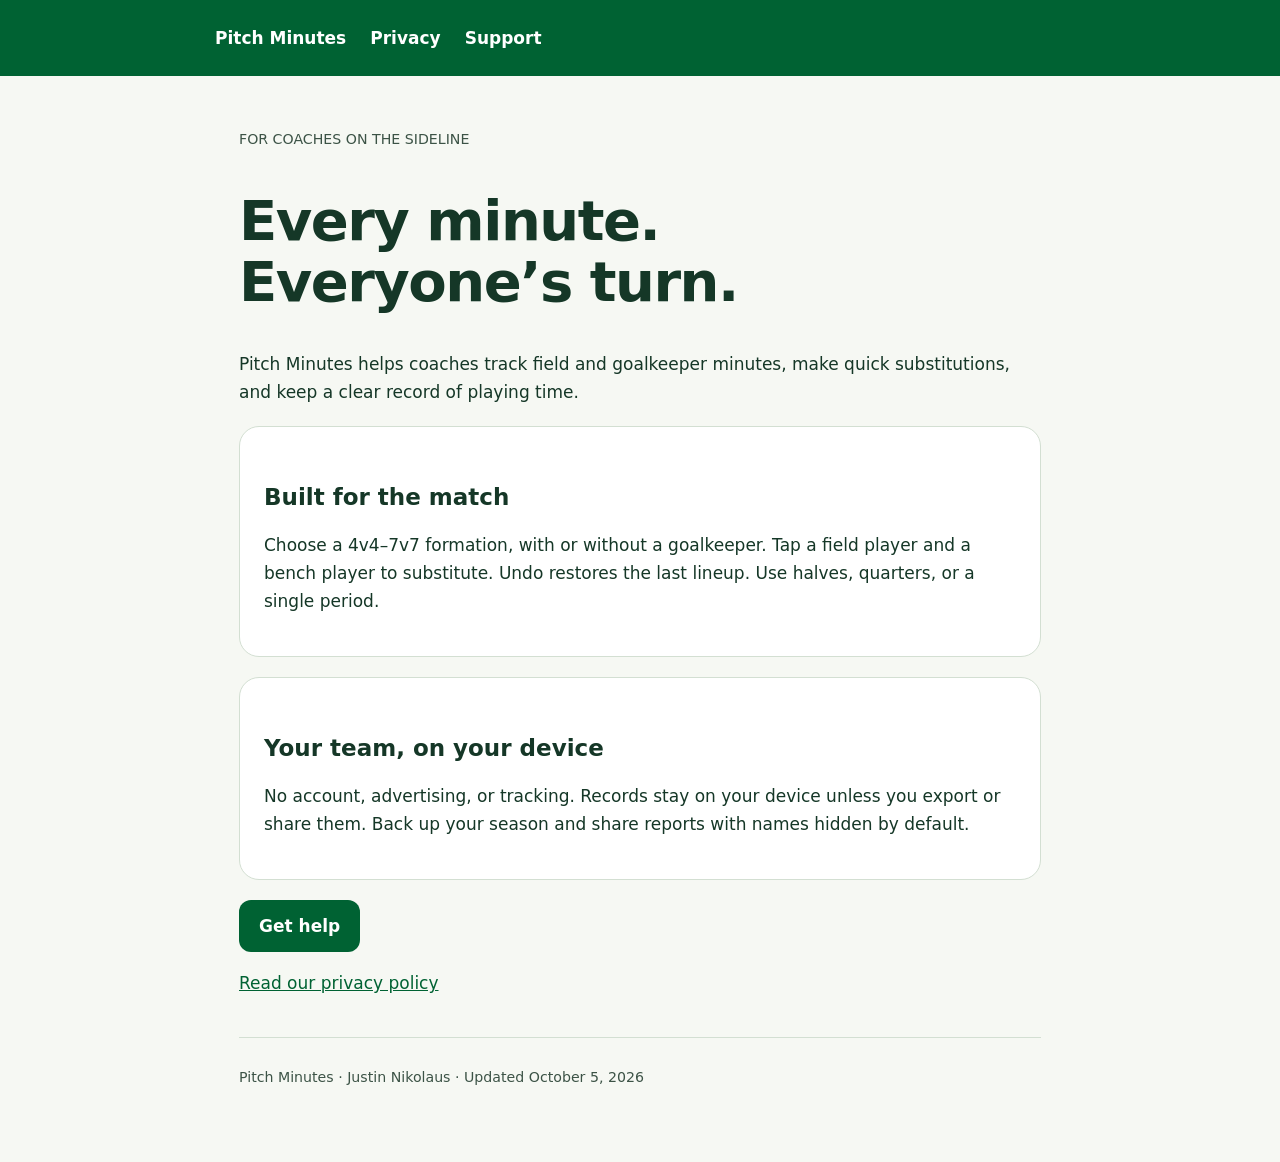
<file: index.html>
<!doctype html><html lang="en"><head><meta charset="utf-8"><meta name="viewport" content="width=device-width,initial-scale=1"><title>Every minute. Everyone’s turn. | Pitch Minutes</title><meta name="description" content="Pitch Minutes support and privacy. A sideline tool for fair playing time."><link rel="stylesheet" href="style.css"></head><body><header><nav><a href="index.html">Pitch Minutes</a><a href="privacy.html">Privacy</a><a href="support.html">Support</a></nav></header><main><small>FOR COACHES ON THE SIDELINE</small><h1>Every minute.<br>Everyone’s turn.</h1><p>Pitch Minutes helps coaches track field and goalkeeper minutes, make quick substitutions, and keep a clear record of playing time.</p><section><h2>Built for the match</h2><p>Choose a 4v4–7v7 formation, with or without a goalkeeper. Tap a field player and a bench player to substitute. Undo restores the last lineup. Use halves, quarters, or a single period.</p></section><section><h2>Your team, on your device</h2><p>No account, advertising, or tracking. Records stay on your device unless you export or share them. Back up your season and share reports with names hidden by default.</p></section><a class="button" href="support.html">Get help</a><p><a href="privacy.html">Read our privacy policy</a></p><footer><small>Pitch Minutes · Justin Nikolaus · Updated October 5, 2026</small></footer></main></body></html>
</file>
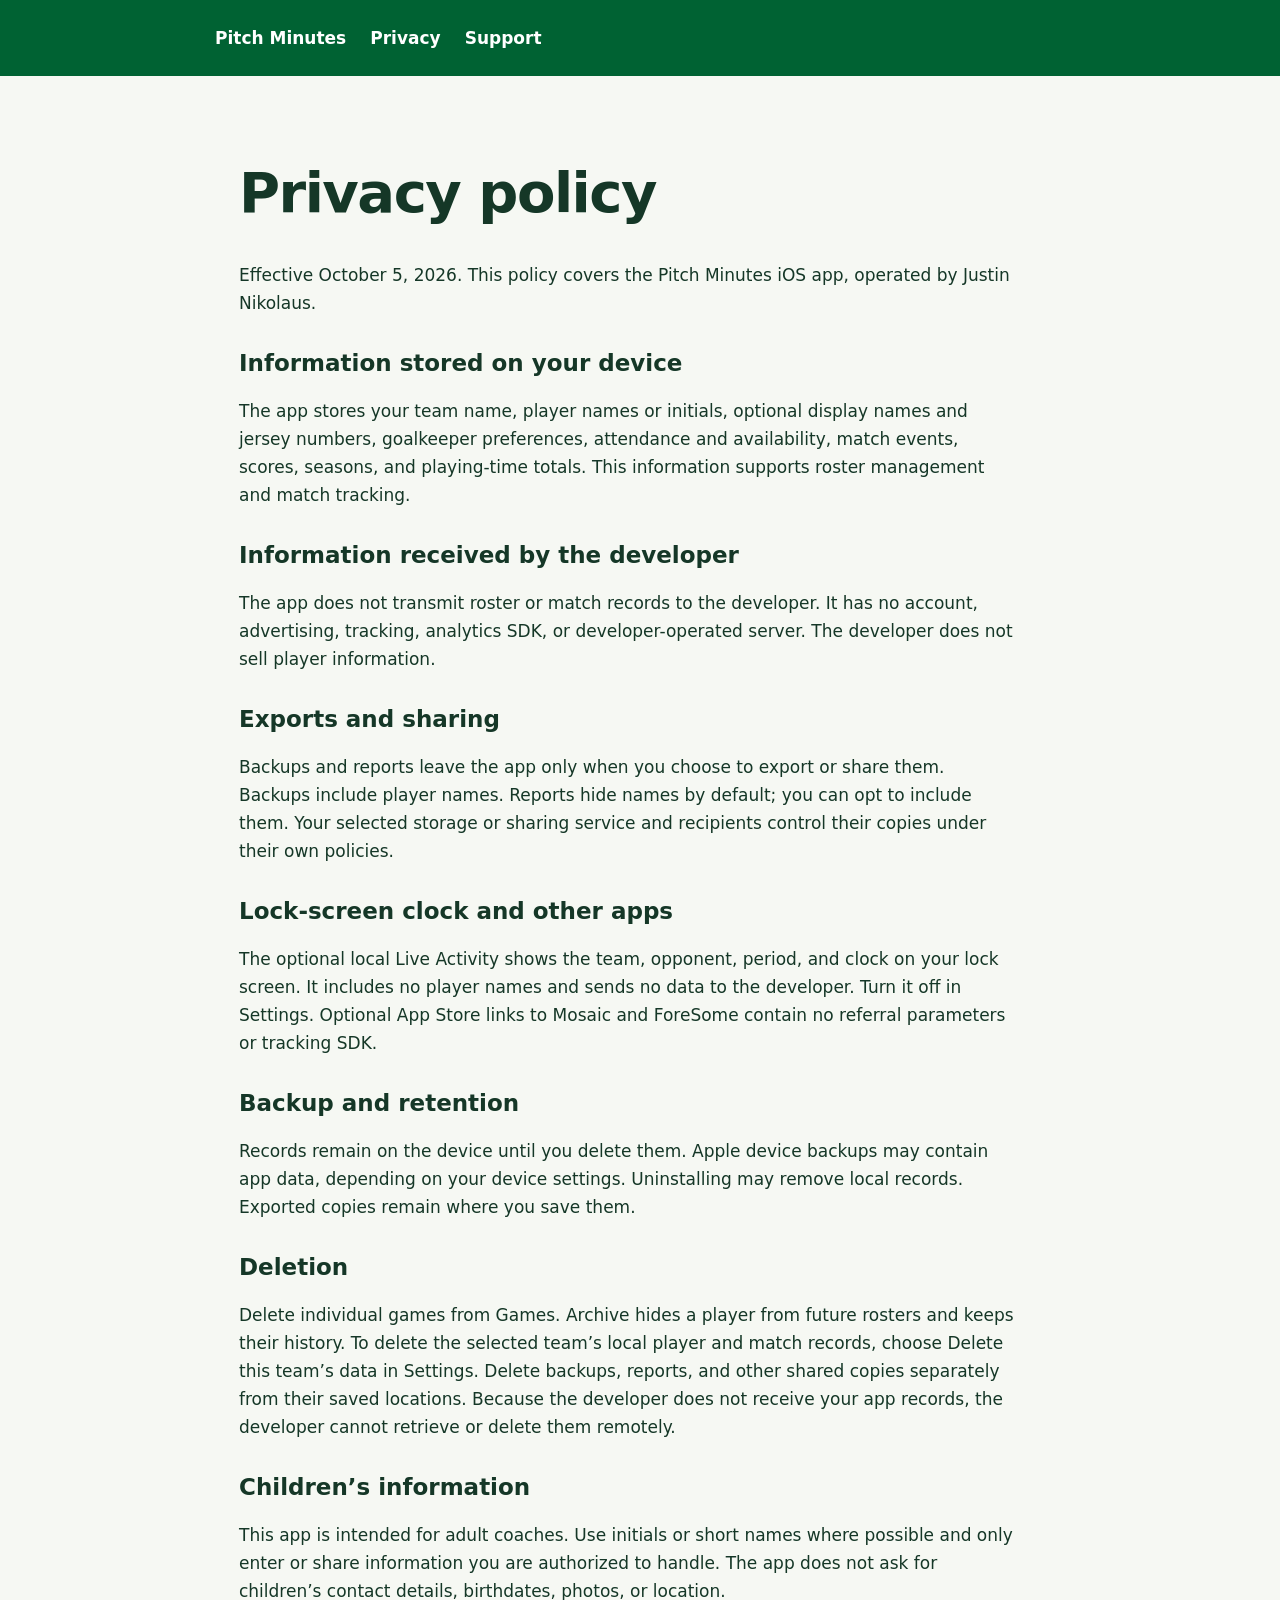
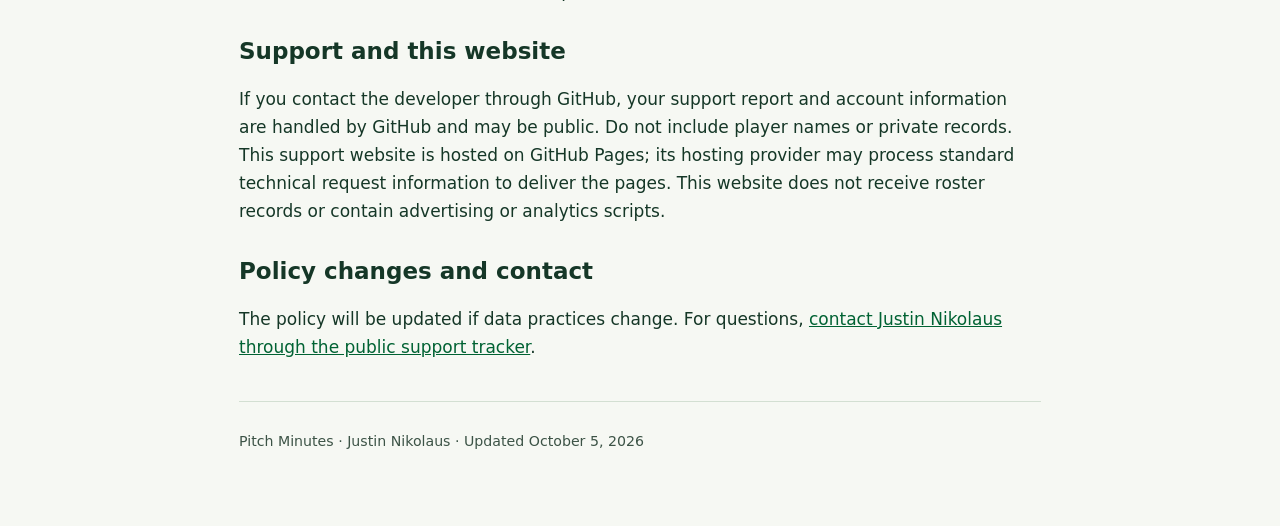
<file: privacy.html>
<!doctype html><html lang="en"><head><meta charset="utf-8"><meta name="viewport" content="width=device-width,initial-scale=1"><title>Privacy policy | Pitch Minutes</title><meta name="description" content="Pitch Minutes support and privacy. A sideline tool for fair playing time."><link rel="stylesheet" href="style.css"></head><body><header><nav><a href="index.html">Pitch Minutes</a><a href="privacy.html">Privacy</a><a href="support.html">Support</a></nav></header><main><h1>Privacy policy</h1><p>Effective October 5, 2026. This policy covers the Pitch Minutes iOS app, operated by Justin Nikolaus.</p><h2>Information stored on your device</h2><p>The app stores your team name, player names or initials, optional display names and jersey numbers, goalkeeper preferences, attendance and availability, match events, scores, seasons, and playing-time totals. This information supports roster management and match tracking.</p><h2>Information received by the developer</h2><p>The app does not transmit roster or match records to the developer. It has no account, advertising, tracking, analytics SDK, or developer-operated server. The developer does not sell player information.</p><h2>Exports and sharing</h2><p>Backups and reports leave the app only when you choose to export or share them. Backups include player names. Reports hide names by default; you can opt to include them. Your selected storage or sharing service and recipients control their copies under their own policies.</p><h2>Lock-screen clock and other apps</h2><p>The optional local Live Activity shows the team, opponent, period, and clock on your lock screen. It includes no player names and sends no data to the developer. Turn it off in Settings. Optional App Store links to Mosaic and ForeSome contain no referral parameters or tracking SDK.</p><h2>Backup and retention</h2><p>Records remain on the device until you delete them. Apple device backups may contain app data, depending on your device settings. Uninstalling may remove local records. Exported copies remain where you save them.</p><h2>Deletion</h2><p>Delete individual games from Games. Archive hides a player from future rosters and keeps their history. To delete the selected team’s local player and match records, choose Delete this team’s data in Settings. Delete backups, reports, and other shared copies separately from their saved locations. Because the developer does not receive your app records, the developer cannot retrieve or delete them remotely.</p><h2>Children’s information</h2><p>This app is intended for adult coaches. Use initials or short names where possible and only enter or share information you are authorized to handle. The app does not ask for children’s contact details, birthdates, photos, or location.</p><h2>Support and this website</h2><p>If you contact the developer through GitHub, your support report and account information are handled by GitHub and may be public. Do not include player names or private records. This support website is hosted on GitHub Pages; its hosting provider may process standard technical request information to deliver the pages. This website does not receive roster records or contain advertising or analytics scripts.</p><h2>Policy changes and contact</h2><p>The policy will be updated if data practices change. For questions, <a href="https://github.com/nikolausj1/pitch-minutes-app-site/issues/new">contact Justin Nikolaus through the public support tracker</a>.</p><footer><small>Pitch Minutes · Justin Nikolaus · Updated October 5, 2026</small></footer></main></body></html>
</file>
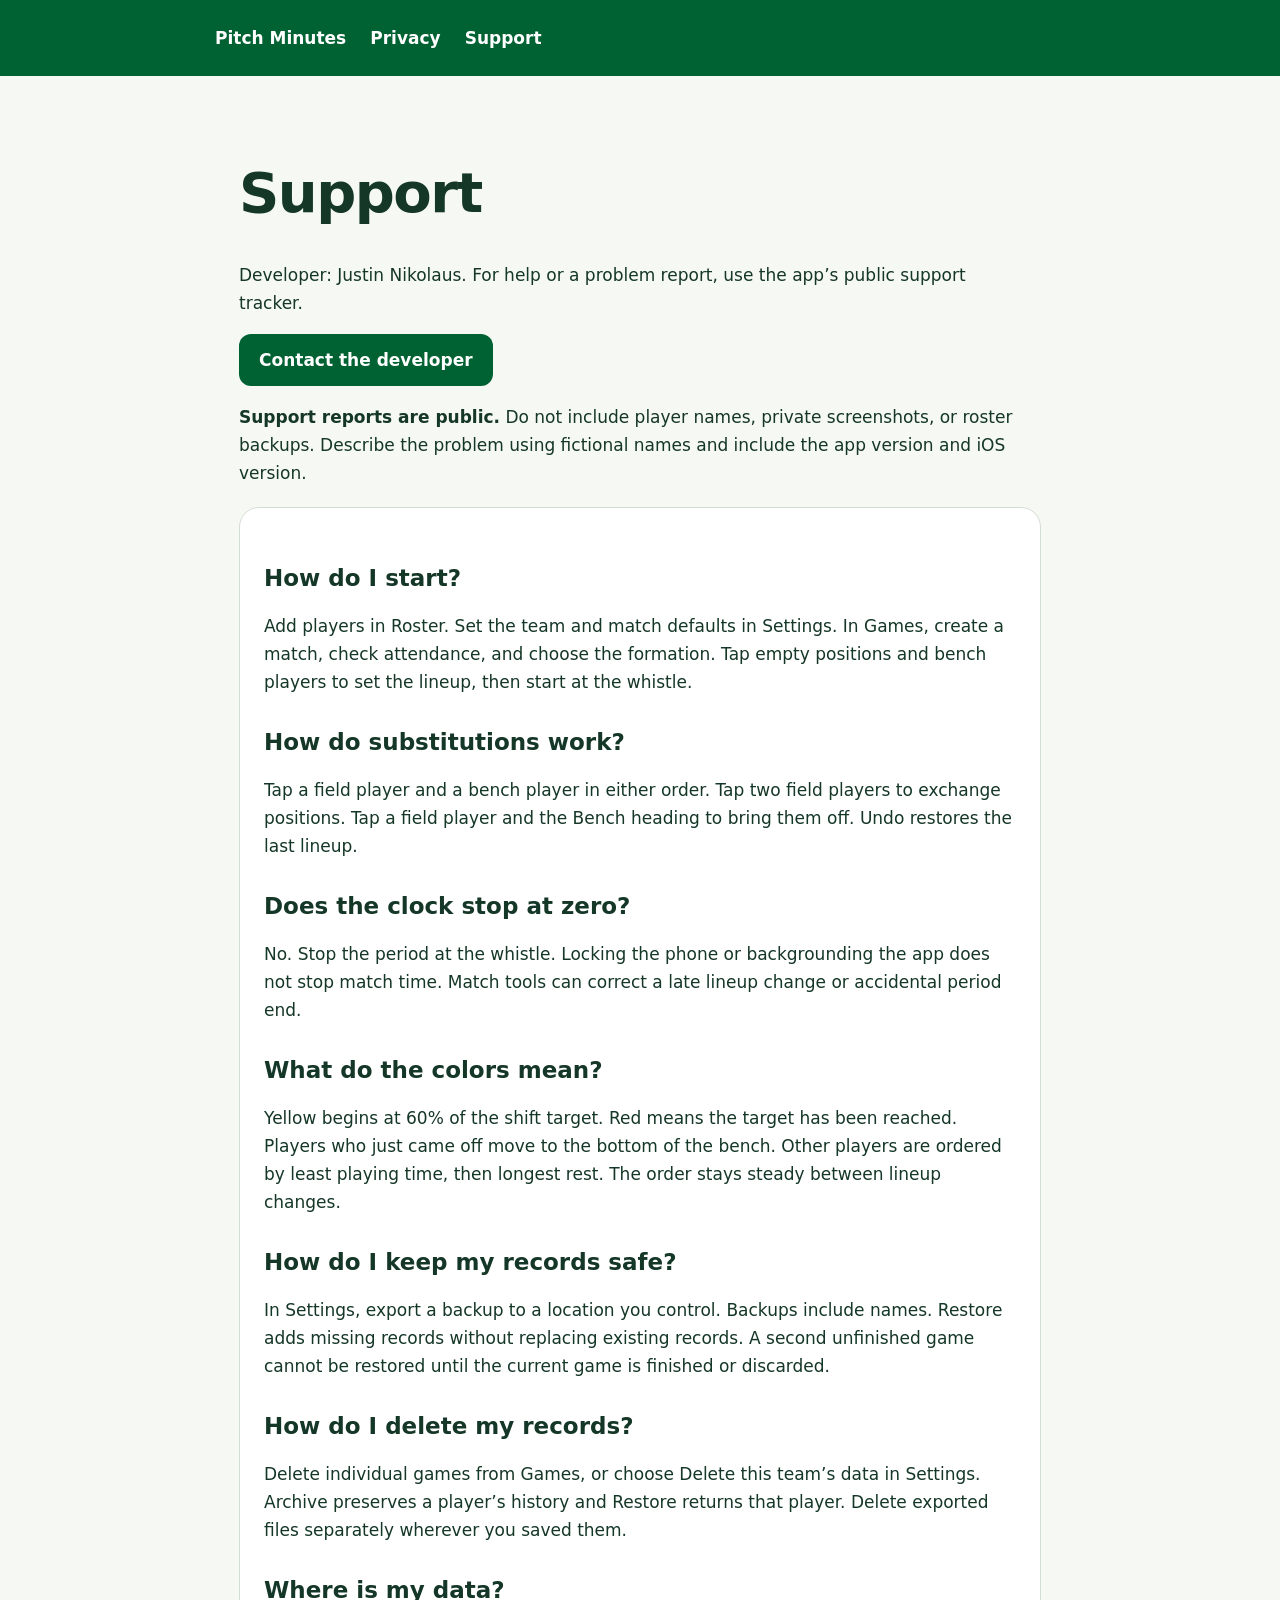
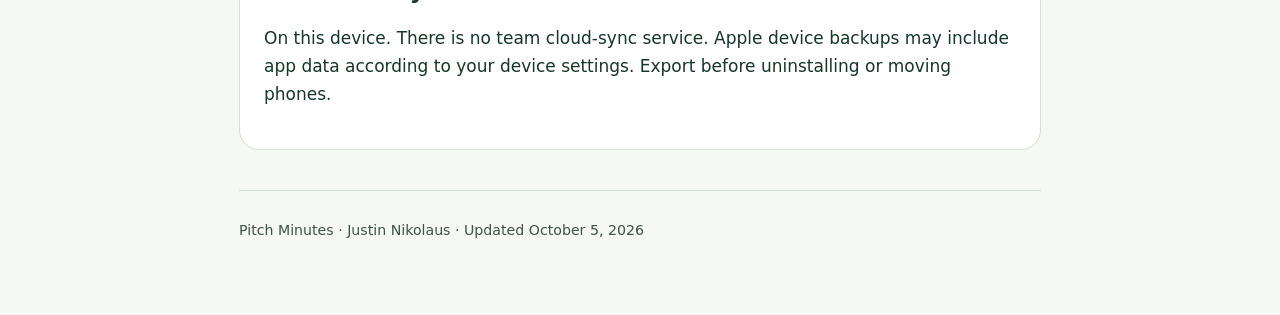
<file: support.html>
<!doctype html><html lang="en"><head><meta charset="utf-8"><meta name="viewport" content="width=device-width,initial-scale=1"><title>Support | Pitch Minutes</title><meta name="description" content="Pitch Minutes support and privacy. A sideline tool for fair playing time."><link rel="stylesheet" href="style.css"></head><body><header><nav><a href="index.html">Pitch Minutes</a><a href="privacy.html">Privacy</a><a href="support.html">Support</a></nav></header><main><h1>Support</h1><p>Developer: Justin Nikolaus. For help or a problem report, use the app’s public support tracker.</p><a class="button" href="https://github.com/nikolausj1/pitch-minutes-app-site/issues/new">Contact the developer</a><p><strong>Support reports are public.</strong> Do not include player names, private screenshots, or roster backups. Describe the problem using fictional names and include the app version and iOS version.</p><section><h2>How do I start?</h2><p>Add players in Roster. Set the team and match defaults in Settings. In Games, create a match, check attendance, and choose the formation. Tap empty positions and bench players to set the lineup, then start at the whistle.</p><h2>How do substitutions work?</h2><p>Tap a field player and a bench player in either order. Tap two field players to exchange positions. Tap a field player and the Bench heading to bring them off. Undo restores the last lineup.</p><h2>Does the clock stop at zero?</h2><p>No. Stop the period at the whistle. Locking the phone or backgrounding the app does not stop match time. Match tools can correct a late lineup change or accidental period end.</p><h2>What do the colors mean?</h2><p>Yellow begins at 60% of the shift target. Red means the target has been reached. Players who just came off move to the bottom of the bench. Other players are ordered by least playing time, then longest rest. The order stays steady between lineup changes.</p><h2>How do I keep my records safe?</h2><p>In Settings, export a backup to a location you control. Backups include names. Restore adds missing records without replacing existing records. A second unfinished game cannot be restored until the current game is finished or discarded.</p><h2>How do I delete my records?</h2><p>Delete individual games from Games, or choose Delete this team’s data in Settings. Archive preserves a player’s history and Restore returns that player. Delete exported files separately wherever you saved them.</p><h2>Where is my data?</h2><p>On this device. There is no team cloud-sync service. Apple device backups may include app data according to your device settings. Export before uninstalling or moving phones.</p></section><footer><small>Pitch Minutes · Justin Nikolaus · Updated October 5, 2026</small></footer></main></body></html>
</file>
<file: style.css>
*{box-sizing:border-box}body{margin:0;background:#f6f8f3;color:#153727;font:17px/1.65 system-ui,-apple-system,sans-serif}header{background:#006233;color:white;padding:24px max(24px,calc((100vw - 850px)/2))}header a{color:white;text-decoration:none;font-weight:700}main{max-width:850px;margin:auto;padding:48px 24px 72px}h1{font-size:clamp(34px,6vw,56px);line-height:1.1;letter-spacing:-1.5px}h2{margin-top:32px;font-size:23px;line-height:1.25}p{max-width:72ch}a{color:#006233}nav{display:flex;gap:24px;flex-wrap:wrap}section{background:white;border:1px solid #d3dfd2;border-radius:20px;padding:24px;margin:20px 0}small{color:#3c5346}.button{display:inline-block;padding:12px 20px;background:#006233;border-radius:12px;color:white;text-decoration:none;font-weight:600}footer{border-top:1px solid #d3dfd2;padding-top:24px;margin-top:40px}@media(prefers-color-scheme:dark){body{background:#102019;color:#edf5ef}section{background:#172d20;border-color:#57735e}a,small{color:#b9dfc2}header a,.button{color:white}}
</file>
